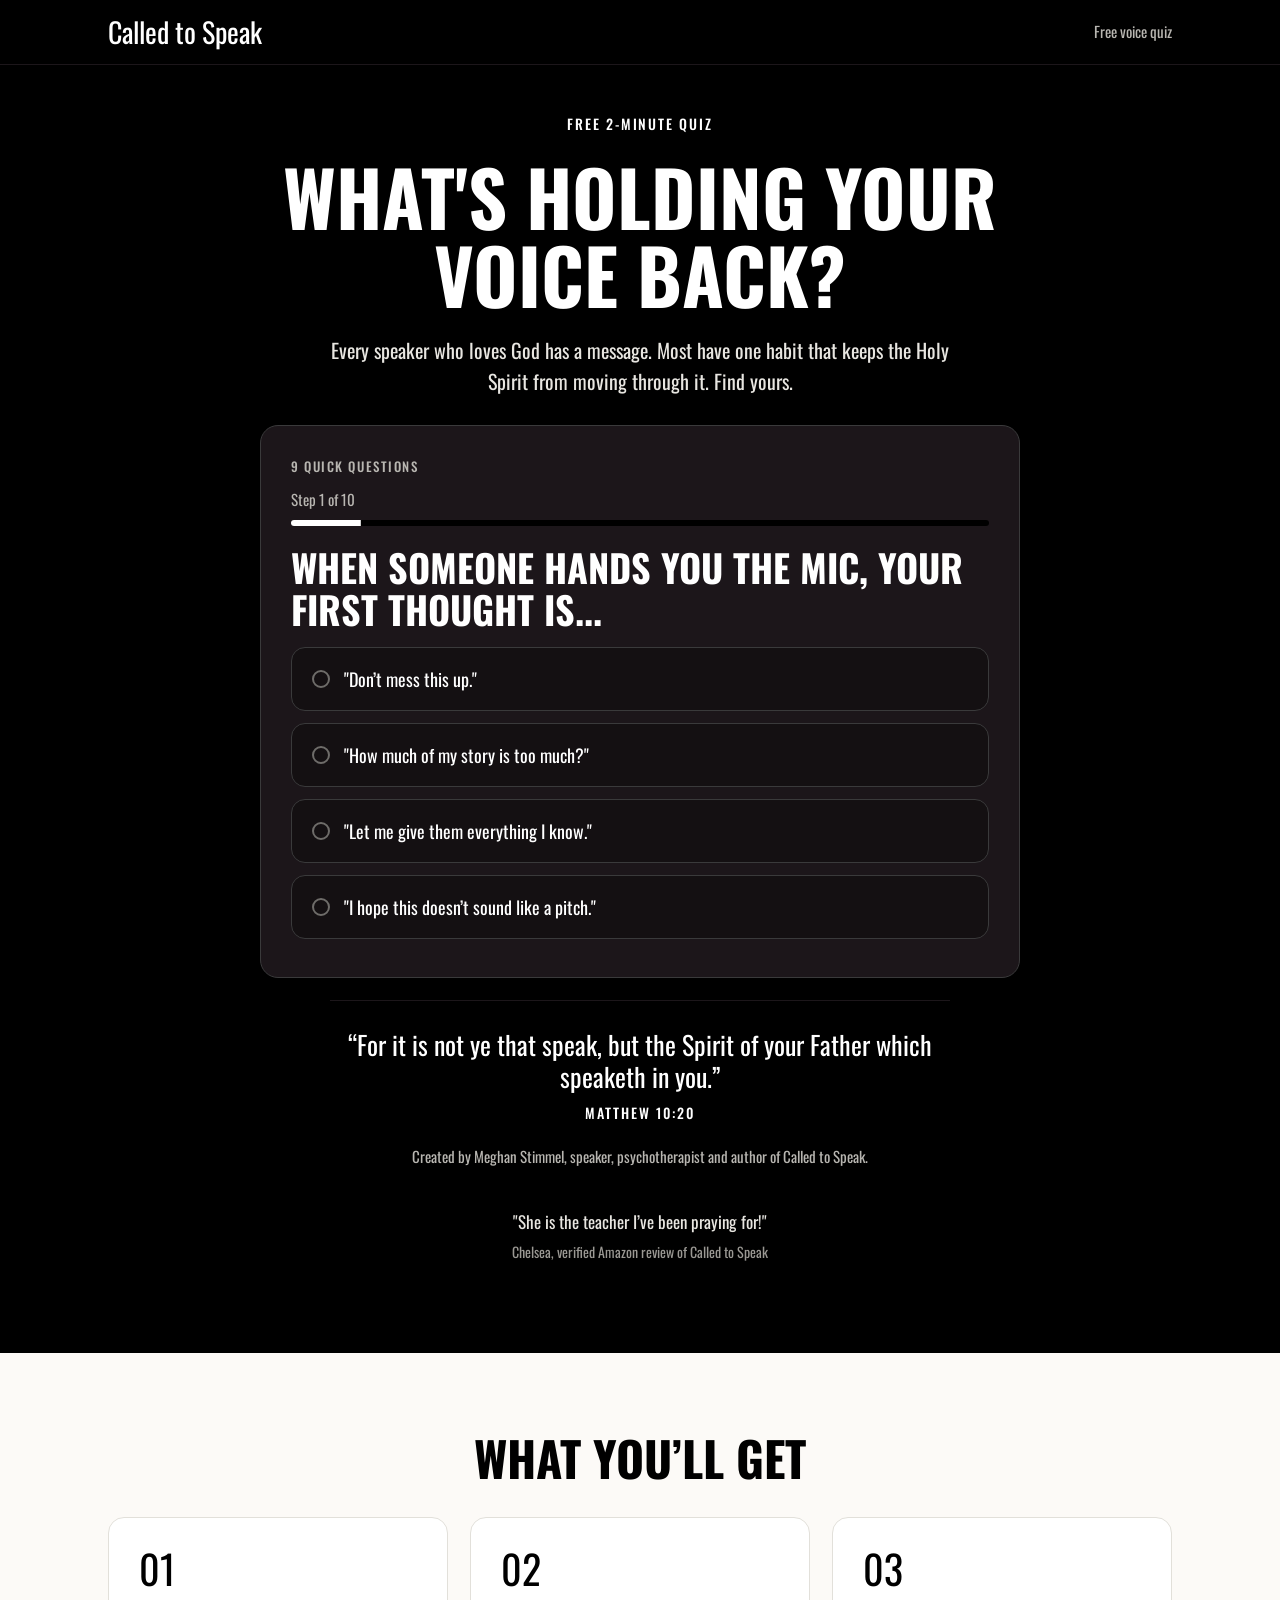
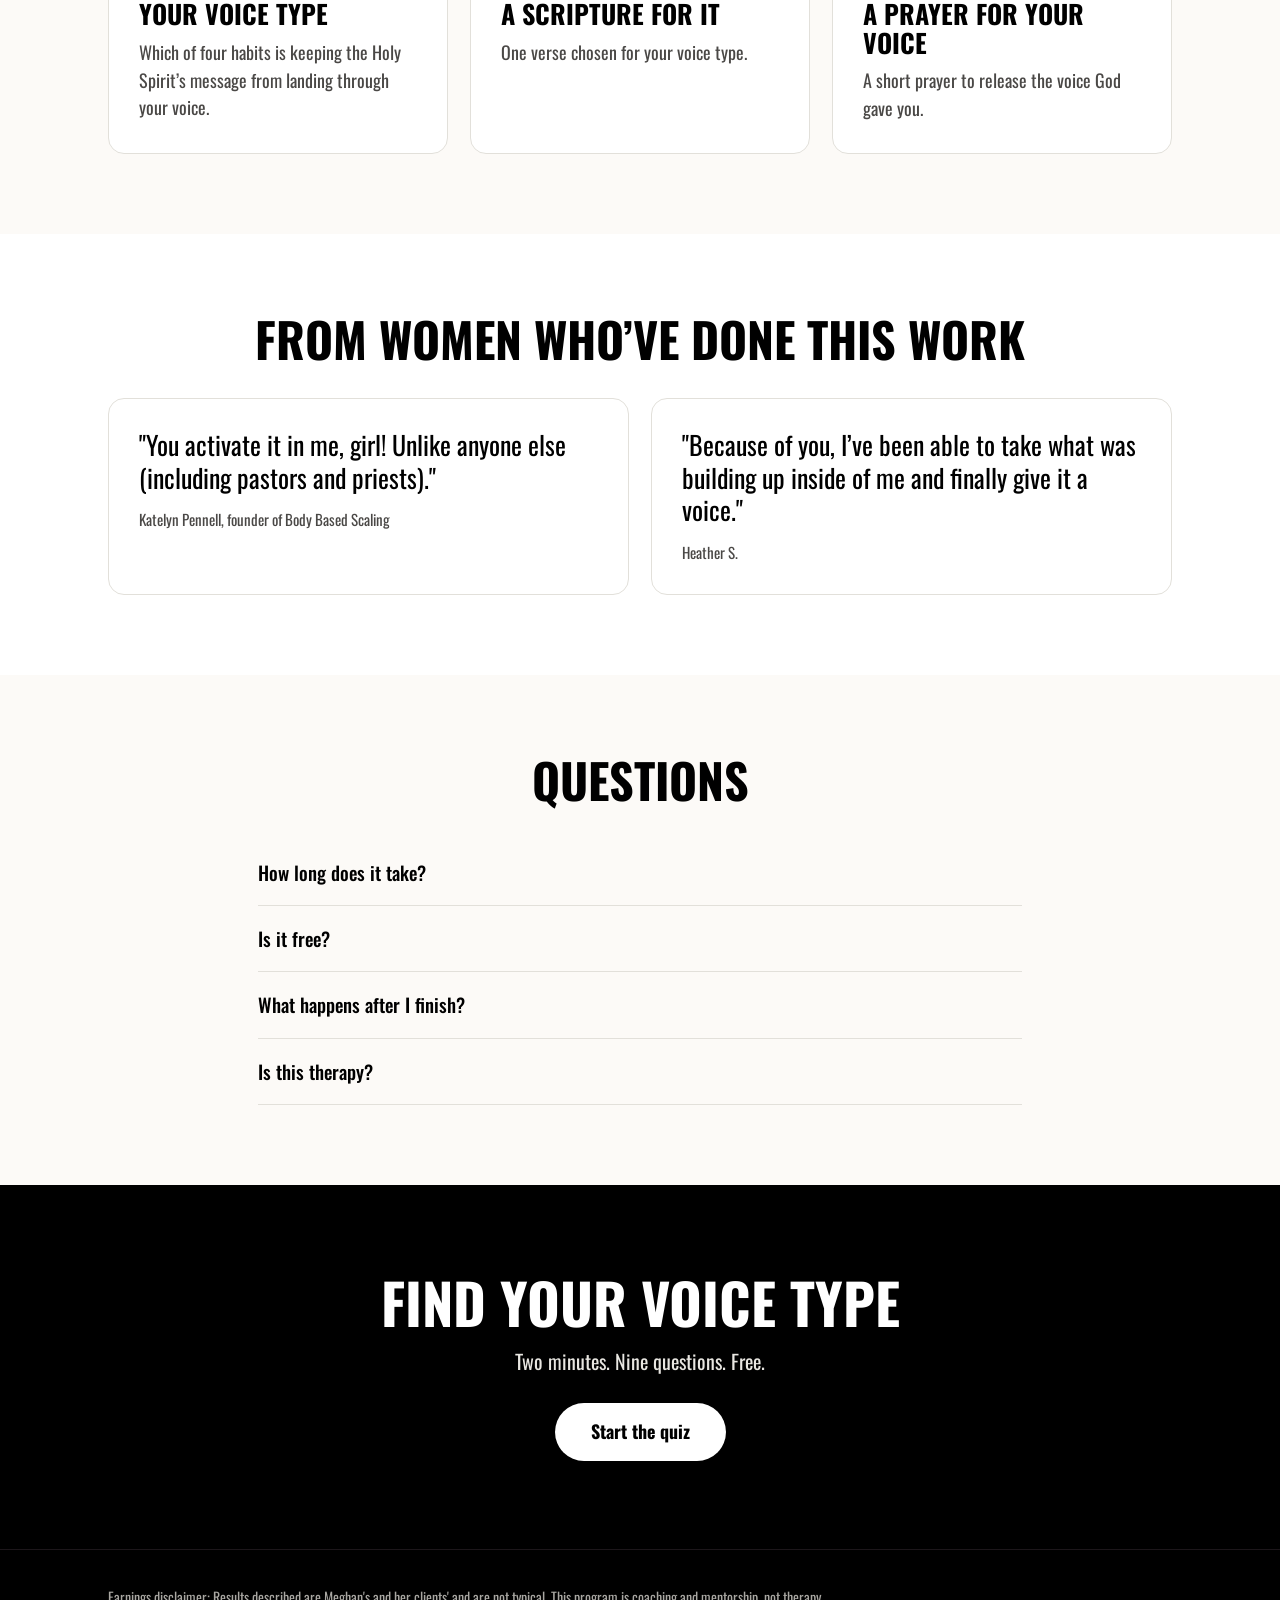
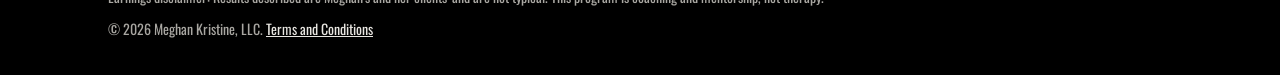
<file: index.html>
<!doctype html>
<html lang="en">
<head>
<meta charset="utf-8">
<meta name="viewport" content="width=device-width,initial-scale=1">
<title>What's holding your voice back? Free voice quiz</title>
<meta name="description" content="">
<meta name="robots" content="noindex">
<link rel="preconnect" href="https://fonts.googleapis.com">
<link rel="preconnect" href="https://fonts.gstatic.com" crossorigin>
<link href="https://fonts.googleapis.com/css2?family=Oswald:wght@300;400;500;600;700&display=swap" rel="stylesheet">
<!-- Relative paths only, so it runs from a GitHub Pages project subpath, a GHL file, or file:// -->
<link rel="stylesheet" href="funnel.css">
<script>
/* Local previews must not fire the live pixel, GA4 or Clarity. ?track=1 forces tracking on. */
window.FUNNEL_NO_TRACK = /^(localhost|127\.0\.0\.1|)$/.test(location.hostname) && !/[?&]track=1/.test(location.search);
</script>
<!-- ============ TRACKING (inert until an id is set in funnel.config.js; leave the blocks in place) ============ -->
<script src="funnel.config.js"></script>
<script>
(function () {
  if (window.FUNNEL_NO_TRACK) { console.info('[funnel] local preview: tracking disabled'); return; }
  var t = (window.FUNNEL || {}).tracking || {};
  if (t.gtm) {
    (function(w,d,s,l,i){w[l]=w[l]||[];w[l].push({'gtm.start':+new Date(),event:'gtm.js'});
    var f=d.getElementsByTagName(s)[0],j=d.createElement(s);j.async=true;
    j.src='https://www.googletagmanager.com/gtm.js?id='+i;f.parentNode.insertBefore(j,f);
    })(window,document,'script','dataLayer',t.gtm);
  }
  var gaId = t.ga4 || (t.googleAds && t.googleAds.id) || '';
  if (gaId) {
    var s = document.createElement('script'); s.async = true;
    s.src = 'https://www.googletagmanager.com/gtag/js?id=' + gaId; document.head.appendChild(s);
    window.dataLayer = window.dataLayer || [];
    window.gtag = function () { dataLayer.push(arguments); };
    gtag('js', new Date());
    if (t.ga4) gtag('config', t.ga4);
    if (t.googleAds && t.googleAds.id) gtag('config', t.googleAds.id);
  }
  if (t.metaPixel) {
    !function(f,b,e,v,n,t2,s2){if(f.fbq)return;n=f.fbq=function(){n.callMethod?
    n.callMethod.apply(n,arguments):n.queue.push(arguments)};if(!f._fbq)f._fbq=n;
    n.push=n;n.loaded=!0;n.version='2.0';n.queue=[];t2=b.createElement(e);t2.async=!0;
    t2.src=v;s2=b.getElementsByTagName(e)[0];s2.parentNode.insertBefore(t2,s2)}
    (window,document,'script','https://connect.facebook.net/en_US/fbevents.js');
    fbq('init', t.metaPixel); fbq('track', 'PageView');
  }
  if (t.clarity) {
    (function(c,l,a,r,i,t3,y){c[a]=c[a]||function(){(c[a].q=c[a].q||[]).push(arguments)};
    t3=l.createElement(r);t3.async=1;t3.src="https://www.clarity.ms/tag/"+i;
    y=l.getElementsByTagName(r)[0];y.parentNode.insertBefore(t3,y);
    })(window,document,"clarity","script",t.clarity);
  }
})();
(function () {
  var b = (window.FUNNEL || {}).brand || {};
  if (b.title) document.title = b.title;
  if (b.description) { var m = document.querySelector('meta[name=description]'); if (m) m.setAttribute('content', b.description); }
})();
</script>
</head>
<body>

<div class="topbar"><div class="wrap"><span class="name">Called to Speak</span><span class="note" id="topNote">Free voice quiz</span></div></div>

<header class="hero" id="top">
  <div class="hero-grid">
    <p class="eyebrow" id="heroKicker"></p>
    <h1 id="heroH1">What's holding your <em>voice</em> back?</h1>
    <p class="hook" id="heroHook"></p>
    <div class="quiz-card">
      <div id="heroHead"><p class="introNote" id="introNote"></p></div>
      <section id="quiz" class="quiz" aria-label="Voice quiz questions"></section>
    </div>
    <div class="verse"><q id="verseText"></q><p class="eyebrow" id="verseRef"></p></div>
    <p class="qual" id="heroQual"></p>
    <figure class="by" id="by"><blockquote id="byQuote"></blockquote><figcaption id="byWho"></figcaption></figure>
  </div>
</header>

<div id="sections"></div>

<div id="resView" hidden aria-live="polite"></div>
<div class="wrap" style="text-align:center"><button type="button" class="retake" id="retake" hidden>Retake the quiz</button></div>

<footer class="foot"><div class="wrap">
  <p>Earnings disclaimer: Results described are Meghan's and her clients' and are not typical. This program is coaching and mentorship, not therapy.</p>
  <p>&copy; 2026 Meghan Kristine, LLC. <a href="https://apricity.myflodesk.com/tnc">Terms and Conditions</a> <a id="privacyLink" hidden>Privacy Policy</a></p>
</div></footer>

<script src="funnel.js"></script>
<script>
/* Presentation only: hero copy and section rendering from the config. */
(function () {
  var CFG = window.FUNNEL, host = document.getElementById('sections');
  if (!CFG) return;
  function esc(s) { return String(s == null ? '' : s).replace(/[&<>"]/g, function (c) { return ({ '&': '&amp;', '<': '&lt;', '>': '&gt;', '"': '&quot;' })[c]; }); }
  function text(id, v) { var n = document.getElementById(id); if (n && v) n.textContent = v; }
  text('introNote', CFG.quiz.intro); text('heroKicker', CFG.kicker); text('heroHook', CFG.hook); text('heroQual', CFG.qualifier);
  if (CFG.verse) { text('verseText', CFG.verse.text); text('verseRef', CFG.verse.ref); }
  if (CFG.byline) { text('byQuote', '"' + CFG.byline.quote + '"'); text('byWho', CFG.byline.by); }
  var pu = (CFG.pages || {}).privacyUrl; if (pu) { var a = document.getElementById('privacyLink'); a.href = pu; a.hidden = false; }

  var build = {
    covers: function (s) {
      return '<section class="sec off"><div class="inner"><h2 class="sec-h">' + esc(s.title) + '</h2><div class="grid">' +
        (s.items || []).map(function (i, n) { return '<div class="cell"><span class="num">0' + (n + 1) + '</span><h3>' + esc(i.title) + '</h3><p>' + esc(i.body) + '</p></div>'; }).join('') + '</div></div></section>';
    },
    proof: function (s) {
      if (!(s.items || []).length) return '';
      return '<section class="sec"><div class="inner"><h2 class="sec-h">' + esc(s.title) + '</h2><div class="grid">' +
        s.items.map(function (i) { return '<figure class="cell quote-cell" style="margin:0"><blockquote>"' + esc(i.quote) + '"</blockquote><figcaption>' + esc(i.who) + '</figcaption></figure>'; }).join('') + '</div></div></section>';
    },
    faq: function (s) {
      return '<section class="sec off"><div class="inner narrow"><h2 class="sec-h">' + esc(s.title) + '</h2>' +
        (s.items || []).map(function (i) { return '<details class="faq"><summary>' + esc(i.q) + '</summary><p>' + esc(i.a) + '</p></details>'; }).join('') + '</div></section>';
    },
    finalcta: function (s) {
      return '<section class="final"><div class="inner narrow"><h2>' + esc(s.title) + '</h2><p>' + esc(s.body) + '</p><button class="cta" type="button" data-scroll="quiz">' + esc(s.cta) + '</button></div></section>';
    }
  };
  host.innerHTML = (CFG.sections || []).map(function (s) { return build[s.type] ? build[s.type](s) : ''; }).join('');
  host.querySelectorAll('[data-scroll="quiz"]').forEach(function (b) {
    b.addEventListener('click', function () { document.getElementById('top').scrollIntoView({ behavior: 'smooth', block: 'start' }); });
  });
})();
</script>
</body>
</html>
</file>
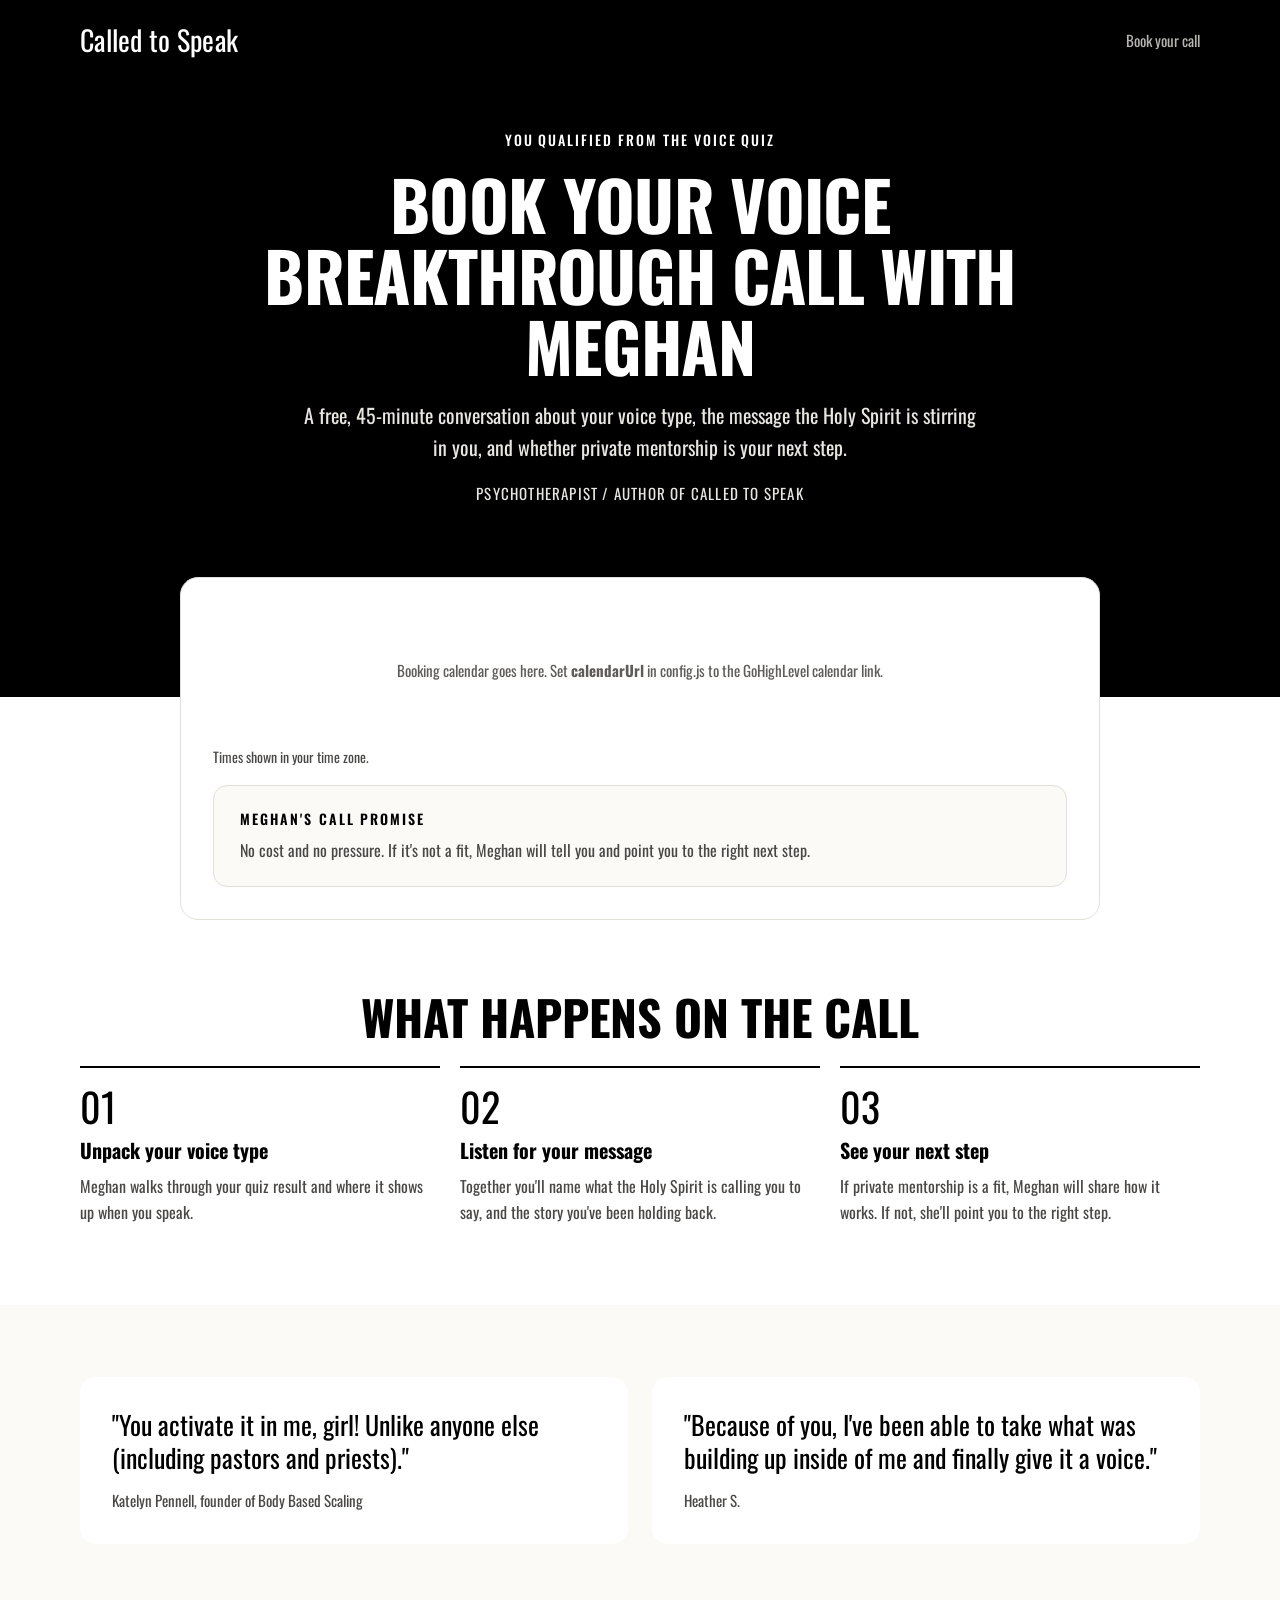
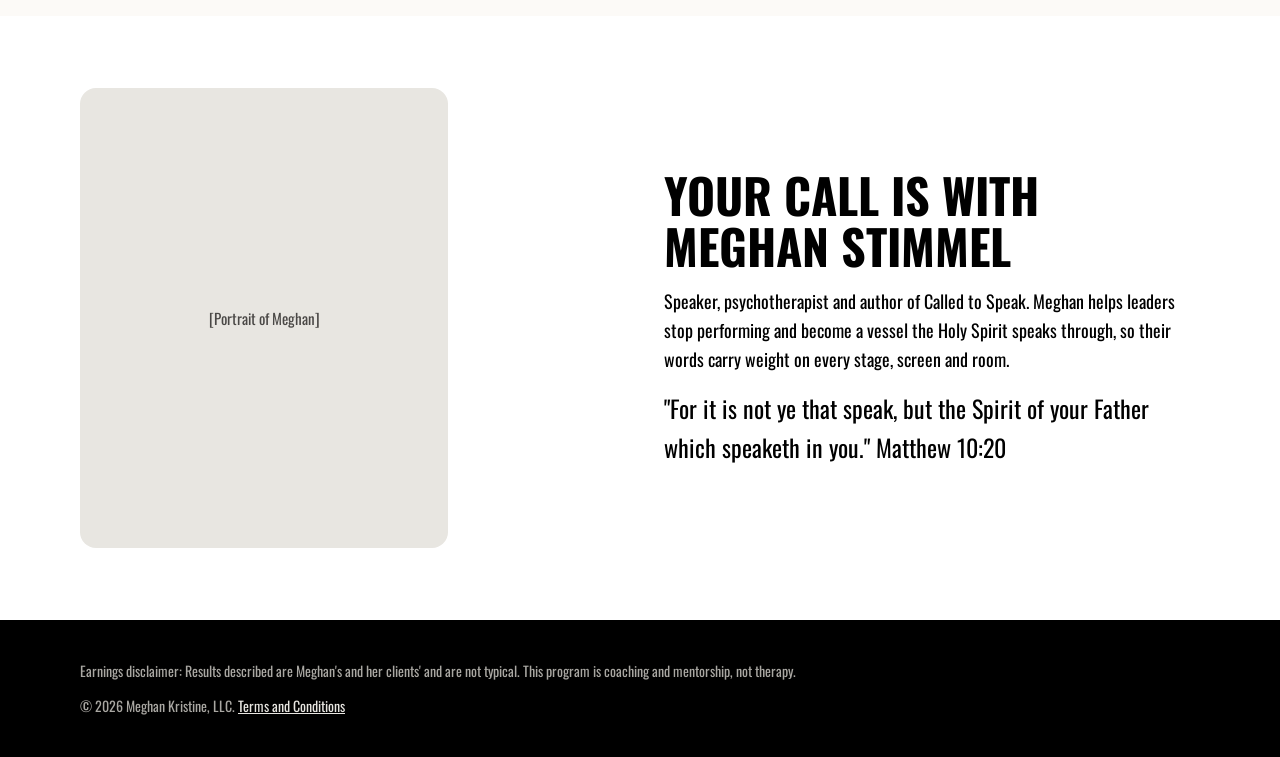
<file: book/index.html>
<!doctype html>
<html lang="en">
<head>
<meta charset="utf-8">
<meta name="viewport" content="width=device-width,initial-scale=1">
<meta name="robots" content="noindex,nofollow">
<title>Called to Speak: Book your Voice Breakthrough Call</title>
<link rel="preconnect" href="https://fonts.googleapis.com">
<link rel="preconnect" href="https://fonts.gstatic.com" crossorigin>
<link rel="stylesheet" href="https://fonts.googleapis.com/css2?family=Oswald:wght@300;400;500;600;700&amp;display=swap">
<link rel="stylesheet" href="../assets/cts.css">
<script src="../funnel.config.js"></script>
<script>window.CTS_CONFIG=Object.assign({pixelId:(FUNNEL.tracking||{}).metaPixel||""},FUNNEL.pages||{});</script>
<script src="../assets/cts.js" defer></script>
</head>
<body class="light">
<header class="hdr"><div class="wrap"><span class="brand">Called to Speak</span><span class="note">Book your call</span></div></header>

<section class="dark" style="padding:48px 24px 72px"><div class="wrap-s col c g16" style="max-width:860px;gap:18px">
<p class="eyebrow">You qualified from the voice quiz</p>
<p class="eyebrow" id="typeLine" hidden style="font-size:20px;letter-spacing:.04em"></p>
<h1 style="font-size:clamp(40px,5.5vw,68px);line-height:1.04">Book your <em>Voice Breakthrough Call</em> with Meghan</h1>
<p class="lead" style="max-width:680px">A free, 45-minute conversation about your voice type, the message the Holy Spirit is stirring in you, and whether private mentorship is your next step.</p>
<p style="font-size:15px;letter-spacing:.08em;text-transform:uppercase;color:var(--t-dark)">Psychotherapist / Author of Called to Speak<span data-flag="showFox2" hidden> / As seen on FOX 2 Detroit</span></p>
</div></section>

<section style="padding:0 24px 72px;background:linear-gradient(#000 0 120px,#fff 120px)"><div class="wrap-s" style="max-width:920px"><div class="cal col g16" style="padding:32px;border-radius:18px">
<div id="cal"></div>
<p class="mute" style="font-size:14px">Times shown in your time zone.</p>
<div class="promise l" style="max-width:none"><p class="eyebrow" style="font-weight:600">Meghan's call promise</p><p class="mute" style="font-size:16px">No cost and no pressure. If it's not a fit, Meghan will tell you and point you to the right next step.</p></div>
</div></div></section>

<section class="sec" style="padding:0 24px 80px"><div class="wrap col g24"><h2 class="center">What happens on the call</h2>
<div class="grid g3" style="gap:20px">
<div class="step"><b>01</b><strong>Unpack your voice type</strong><span>Meghan walks through your quiz result and where it shows up when you speak.</span></div>
<div class="step"><b>02</b><strong>Listen for your message</strong><span>Together you'll name what the Holy Spirit is calling you to say, and the story you've been holding back.</span></div>
<div class="step"><b>03</b><strong>See your next step</strong><span>If private mentorship is a fit, Meghan will share how it works. If not, she'll point you to the right step.</span></div>
</div></div></section>

<section class="off sec" style="padding:72px 24px"><div class="wrap grid g3">
<figure class="card" style="border:0"><blockquote class="quote" style="font-size:26px">"You activate it in me, girl! Unlike anyone else (including pastors and priests)."</blockquote><figcaption class="cap mute" style="margin-top:14px">Katelyn Pennell, founder of Body Based Scaling</figcaption></figure>
<figure class="card" style="border:0"><blockquote class="quote" style="font-size:26px">"Because of you, I've been able to take what was building up inside of me and finally give it a voice."</blockquote><figcaption class="cap mute" style="margin-top:14px">Heather S.</figcaption></figure>
</div></section>

<section class="sec" style="padding:72px 24px"><div class="wrap grid g2" style="gap:48px;align-items:center">
<div data-portrait role="img" aria-label="Portrait of Meghan" style="aspect-ratio:4/5;max-height:460px;border-radius:16px;background:#E8E6E1 center/cover;display:flex;align-items:center;justify-content:center;color:var(--t-light);font-size:15px">[Portrait of Meghan]</div>
<div class="col g16"><h2>Your call is with Meghan Stimmel</h2>
<p>Speaker, psychotherapist and author of <em>Called to Speak</em>. Meghan helps leaders stop performing and become a vessel the Holy Spirit speaks through, so their words carry weight on every stage, screen and room.</p>
<p style="font-size:24px">"For it is not ye that speak, but the Spirit of your Father which speaketh in you." Matthew 10:20</p></div>
</div></section>

<footer class="foot"><div class="wrap"><p>Earnings disclaimer: Results described are Meghan's and her clients' and are not typical. This program is coaching and mentorship, not therapy.</p><p>&copy; 2026 Meghan Kristine, LLC. <a href="https://apricity.myflodesk.com/tnc">Terms and Conditions</a> <a data-privacy hidden>Privacy Policy</a></p></div></footer>
<script>document.addEventListener('DOMContentLoaded',function(){var C=window.CTS,s=C.store.get('cts_quiz')||{},who={first_name:C.qs('first_name')||s.first_name||'',last_name:C.qs('last_name')||s.last_name||'',email:C.qs('email')||s.email||'',phone:C.qs('phone')||s.phone||''};if(s.type_name){var t=document.getElementById('typeLine');t.textContent='Your voice type: '+s.type_name;t.hidden=false;}C.mountCalendar(document.getElementById('cal'),who);C.track('QuizBookView',{},true);});</script>
</body>
</html>
</file>
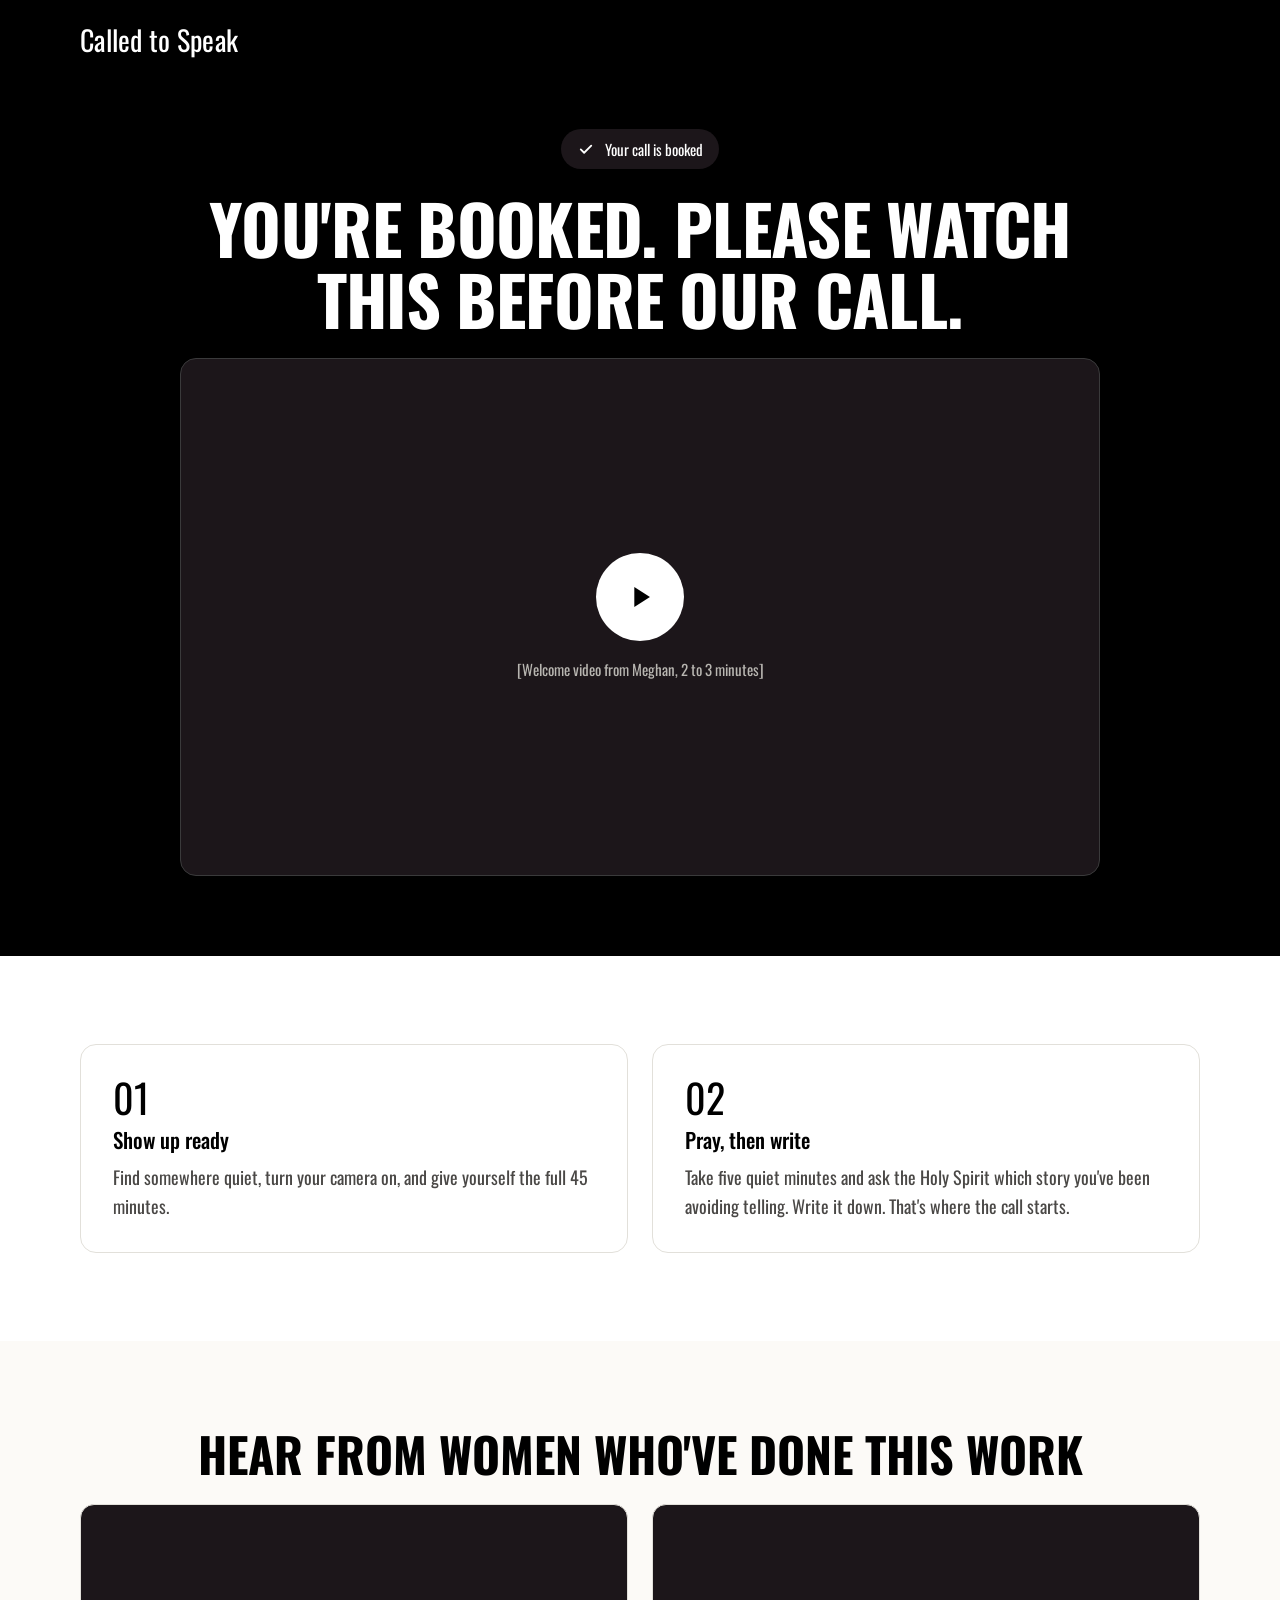
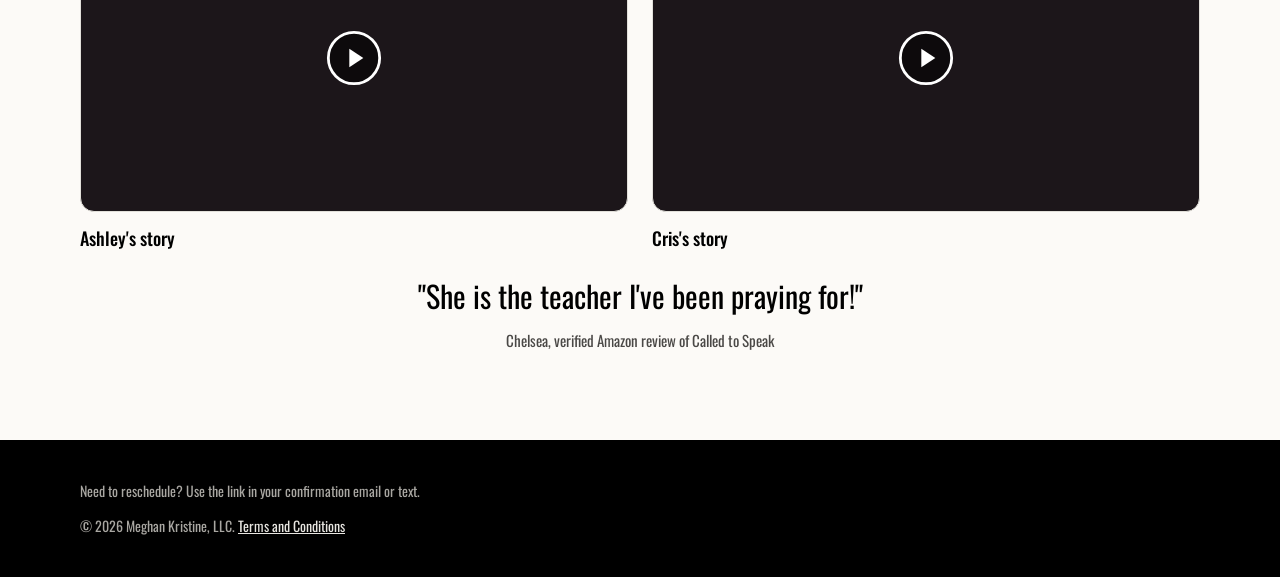
<file: booked/index.html>
<!doctype html>
<html lang="en">
<head>
<meta charset="utf-8">
<meta name="viewport" content="width=device-width,initial-scale=1">
<meta name="robots" content="noindex,nofollow">
<title>Called to Speak: You're booked</title>
<link rel="preconnect" href="https://fonts.googleapis.com">
<link rel="preconnect" href="https://fonts.gstatic.com" crossorigin>
<link rel="stylesheet" href="https://fonts.googleapis.com/css2?family=Oswald:wght@300;400;500;600;700&amp;display=swap">
<link rel="stylesheet" href="../assets/cts.css">
<script src="../funnel.config.js"></script>
<script>window.CTS_CONFIG=Object.assign({pixelId:(FUNNEL.tracking||{}).metaPixel||""},FUNNEL.pages||{});</script>
<script src="../assets/cts.js" defer></script>
</head>
<body class="light">
<header class="hdr"><div class="wrap"><a class="brand" href="../">Called to Speak</a></div></header>

<section class="dark sec" style="padding:48px 24px 80px"><div class="wrap col c g24" style="max-width:920px">
<div style="display:inline-flex;align-items:center;gap:10px;padding:8px 16px;border-radius:999px;background:var(--ink);font-size:15px"><svg width="18" height="18" viewBox="0 0 24 24" aria-hidden="true"><path d="M5 12.5l4.5 4.5L19 7.5" fill="none" stroke="#fff" stroke-width="2.4" stroke-linecap="round" stroke-linejoin="round"/></svg>Your call is booked</div>
<h1 style="font-size:clamp(40px,5.5vw,68px);line-height:1.04">You're booked. Please watch this <em>before our call.</em></h1>
<div class="video" data-video="welcomeVideoUrl" data-label="Welcome video from Meghan, 2 to 3 minutes" role="region" aria-label="Welcome video"></div>
</div></section>

<section class="sec"><div class="wrap grid g3">
<div class="card col g12"><span style="font-size:40px;line-height:1">01</span><h3 style="font-size:21px;text-transform:none;font-weight:500">Show up ready</h3><p class="mute">Find somewhere quiet, turn your camera on, and give yourself the full 45 minutes.</p></div>
<div class="card col g12"><span style="font-size:40px;line-height:1">02</span><h3 style="font-size:21px;text-transform:none;font-weight:500">Pray, then write</h3><p class="mute">Take five quiet minutes and ask the Holy Spirit which story you've been avoiding telling. Write it down. That's where the call starts.</p></div>
<div class="card col g12" data-cfg-href-wrap hidden id="chapterCard"><span style="font-size:40px;line-height:1">03</span><h3 style="font-size:21px;text-transform:none;font-weight:500">Read chapter one</h3><p class="mute" style="flex-grow:1">A gift from Meghan: the first chapter of <em>Called to Speak</em>.</p><a class="btn out" data-cfg-href="chapterPdfUrl" hidden>Download chapter 1 (PDF)</a></div>
</div></section>

<section class="off sec"><div class="wrap col g24">
<h2 class="center">Hear from women who've done this work</h2>
<div class="grid g3">
<a class="vcard" href="https://www.youtube.com/watch?v=fCd1F9HRjoc" rel="noopener" target="_blank" style="color:#000"><div class="vthumb" style="background-image:url(https://i.ytimg.com/vi/fCd1F9HRjoc/hqdefault.jpg)"><svg width="56" height="56" viewBox="0 0 24 24" aria-hidden="true"><circle cx="12" cy="12" r="11" fill="rgba(0,0,0,.55)" stroke="#fff" stroke-width="1.2"/><path d="M10 8v8l6-4z" fill="#fff"/></svg></div><span style="font-weight:500">Ashley's story</span></a>
<a class="vcard" href="https://www.youtube.com/watch?v=Cmv8oIiAxOg" rel="noopener" target="_blank" style="color:#000"><div class="vthumb" style="background-image:url(https://i.ytimg.com/vi/Cmv8oIiAxOg/hqdefault.jpg)"><svg width="56" height="56" viewBox="0 0 24 24" aria-hidden="true"><circle cx="12" cy="12" r="11" fill="rgba(0,0,0,.55)" stroke="#fff" stroke-width="1.2"/><path d="M10 8v8l6-4z" fill="#fff"/></svg></div><span style="font-weight:500">Cris's story</span></a>
</div>
<figure class="center" style="max-width:760px;margin:0 auto"><blockquote style="font-size:30px;line-height:1.25">"She is the teacher I've been praying for!"</blockquote><figcaption class="cap mute" style="margin-top:14px">Chelsea, verified Amazon review of <em>Called to Speak</em></figcaption></figure>
</div></section>

<footer class="foot"><div class="wrap"><p>Need to reschedule? Use the link in your confirmation email or text.</p><p>&copy; 2026 Meghan Kristine, LLC. <a href="https://apricity.myflodesk.com/tnc">Terms and Conditions</a></p></div></footer>
<script>document.addEventListener('DOMContentLoaded',function(){var a=document.querySelector('[data-cfg-href]');var c=document.getElementById('chapterCard');if(window.CTS.chapterPdfUrl){c.hidden=false;}window.CTS.track&&window.CTS.track('Schedule',{content_name:'Call booked'});});</script>
</body>
</html>
</file>
<file: funnel.css>
/* Called to Speak quiz styles. Monochrome: black, white, #FCFAF7, ink #1C161A. No accent, no gradients.
   Display = Oswald 700 uppercase (stand-in for Roswell Four ITC). Class names match funnel.js. */
:root{--black:#000;--white:#fff;--off:#FCFAF7;--ink:#1C161A;--line:#3A3A3B;--line-l:#E2E0DA;--soft:#E8E6E1;--mute:#B8B6B1;--mute-l:#4A4846;--field:#141012;
  --head:"Oswald","Arial Narrow",sans-serif;--body:"Oswald","Arial Narrow",sans-serif;--gutter:20px}
@media(min-width:700px){:root{--gutter:28px}}
*,*::before,*::after{box-sizing:border-box}
html{-webkit-text-size-adjust:100%}
body{margin:0;background:#000;color:#fff;font:400 18px/1.55 var(--body);overflow-x:hidden}
img{max-width:100%}
[hidden]{display:none!important}
h1,h2,h3{font-family:var(--head);margin:0;text-transform:uppercase;font-weight:700}
p{margin:0}
a{color:inherit}
.wrap,.inner{width:100%;max-width:1120px;margin:0 auto;padding:0 var(--gutter)}
.inner.narrow{max-width:820px}
.eyebrow{font-size:14px;letter-spacing:.14em;text-transform:uppercase;font-weight:500}
.btn,.qgo,.qnext,.cta{display:inline-flex;align-items:center;justify-content:center;min-height:58px;padding:0 36px;border:0;border-radius:999px;background:#fff;color:#000;font:700 18px/1.2 var(--body);text-decoration:none;text-align:center;cursor:pointer}
.qgo:disabled{opacity:.6;cursor:default}
.cta:focus-visible,.qgo:focus-visible,.qnext:focus-visible,.qopt:focus-visible,.qback:focus-visible,input:focus-visible,summary:focus-visible,a:focus-visible{outline:3px solid #fff;outline-offset:3px;box-shadow:0 0 0 6px #000}
.topbar{border-bottom:1px solid var(--ink);padding:18px 0}
.topbar .wrap{display:flex;align-items:center;justify-content:space-between;gap:16px}
.topbar .name{font-size:28px;line-height:1}
.topbar .note{font-size:15px;color:var(--mute)}
/* hero + quiz card */
.hero{padding:48px 0 72px}
.hero-grid{display:flex;flex-direction:column;align-items:center;text-align:center;gap:22px;max-width:820px;margin:0 auto;padding:0 var(--gutter)}
.hero h1{font-size:clamp(44px,8vw,76px);line-height:1.03}
.hero h1 em{font-style:normal}
.hook{font-size:20px;color:var(--soft);max-width:640px}
.quiz-card{width:100%;max-width:760px;text-align:left;background:var(--ink);border:1px solid var(--line);border-radius:18px;padding:22px 18px 18px;margin-top:6px}
@media(min-width:640px){.quiz-card{padding:30px 30px 24px}}
.introNote{font-size:13px;font-weight:500;letter-spacing:.12em;text-transform:uppercase;color:var(--mute);margin-bottom:12px}
.quiz{position:relative;min-height:330px;scroll-margin-top:18px}
.qzprog{margin-bottom:20px}
.qzmeta{font-size:15px;color:var(--mute);margin-bottom:8px}
.qztrack{height:6px;background:#000;border-radius:999px;overflow:hidden}
.qzbar{height:100%;width:100%;background:#fff;transform:scaleX(0);transform-origin:left center;transition:transform .3s ease}
.qslide{display:none}
.qslide.on{display:block}
.qtitle{font-size:clamp(26px,4vw,38px);line-height:1.12;margin-bottom:10px}
.qnote{font-size:15.5px;color:var(--mute);margin-bottom:16px}
.qopts{display:flex;flex-direction:column;gap:12px;margin-top:16px}
.qopt{display:flex;align-items:center;gap:14px;width:100%;text-align:left;min-height:64px;padding:14px 20px;border-radius:14px;border:1px solid var(--line);background:var(--field);color:#fff;font:400 18px/1.35 var(--body);cursor:pointer}
.qopt:hover{border-color:#fff}
.qopt::before{content:"";flex:0 0 18px;height:18px;border-radius:50%;border:2px solid #6E6C69}
.qopt.sel{border:2px solid #fff;background:#000;font-weight:500}
.qopt.sel::before{background:#fff;border-color:#fff;box-shadow:inset 0 0 0 3px #000}
.qrow{display:flex;gap:12px}
.qrow input{flex:1;min-width:0}
.qcontact{margin-top:16px}
.qtext .qinput,.qcontact input{width:100%;min-height:54px;padding:0 16px;border:0;border-radius:10px;background:#fff;color:#000;font:400 18px/1.2 var(--body);margin-bottom:12px}
.qcontact input::placeholder{color:#5B6475}
.qgo{width:100%;margin:6px 0 8px}
.qnext{margin-top:14px}
.qerr{display:none;padding:12px 16px;border-radius:10px;background:#F3DCD3;color:#7A2A14;font-size:16px;margin:2px 0 12px}
.qerr.on{display:block}
.qprivacy{font-size:14px;color:var(--mute);text-align:center;margin-top:10px}
.qnav{margin-top:14px}
.qback{background:none;border:0;color:var(--mute);font:400 15px/1 var(--body);text-decoration:underline;cursor:pointer;min-height:44px;padding:0 4px}
@media(max-width:639px){.qrow{flex-direction:column;gap:0}.quiz{min-height:300px}}
/* verse + byline under the card */
.verse{display:flex;flex-direction:column;align-items:center;gap:8px;max-width:620px;padding-top:28px;border-top:1px solid var(--ink)}
.verse q{quotes:"\201C" "\201D";font-size:26px;line-height:1.25}
.qual{font-size:15px;color:var(--mute)}
.by{max-width:560px}
.by blockquote{margin:0;font-size:17px;color:var(--soft)}
.by figcaption{font-size:14px;color:#9A9893;margin-top:6px}
/* sections (light) */
.sec{padding:80px 0;background:#fff;color:#000}
.sec.off{background:var(--off)}
.sec-h{font-size:clamp(34px,5vw,48px);line-height:1.05;text-align:center;margin-bottom:34px}
.grid{display:grid;grid-template-columns:repeat(auto-fit,minmax(260px,1fr));gap:22px}
.cell{background:#fff;border:1px solid var(--line-l);border-radius:16px;padding:30px}
.cell h3{font-size:26px;line-height:1.1;margin-bottom:10px}
.cell p{color:var(--mute-l)}
.num{display:inline-block;font-size:40px;line-height:1;margin-bottom:12px;font-weight:400}
.quote-cell blockquote{margin:0;font-size:26px;line-height:1.25}
.quote-cell figcaption{font-size:15px;color:var(--mute-l);margin-top:14px}
.faq{border-bottom:1px solid var(--line-l);padding:18px 0}
.faq summary{cursor:pointer;list-style:none;font-weight:500;font-size:19px}
.faq summary::-webkit-details-marker{display:none}
.faq p{margin-top:12px;color:var(--mute-l)}
.final{background:#000;text-align:center;padding:88px 0}
.final h2{font-size:clamp(38px,5vw,56px);line-height:1.05}
.final p{margin:14px auto 26px;font-size:20px;color:var(--soft);max-width:32em}
.foot{background:#000;border-top:1px solid var(--ink);padding:36px 0;color:#A9A7A2;font-size:14px}
.foot p+p{margin-top:10px}
.foot a{color:var(--soft)}
/* result view */
.res-hero{padding:64px 0 48px;text-align:center}
.res-hero h1{font-size:clamp(48px,8vw,84px);line-height:1;margin:14px 0 18px}
.res-sum{font-size:21px;color:var(--soft);max-width:680px;margin:0 auto}
.res-cards{background:#fff;color:#000;padding:0 0 24px}
.res-hero + .res-cards{padding-top:56px}
.res-grid{display:grid;grid-template-columns:repeat(auto-fit,minmax(280px,1fr));gap:24px}
.res-grid.two{grid-template-columns:repeat(auto-fit,minmax(320px,1fr))}
.res-cards .cell{display:flex;flex-direction:column;gap:12px}
.res-cards .cell.dark{background:#000;color:#fff;border-color:#000}
.res-cards .cell.dark p{color:#fff}
.res-cards .cell.off{background:var(--off);border:0;padding:36px}
.res-cards blockquote{margin:0;font-size:28px;line-height:1.22;font-family:var(--head)}
.res-cards figcaption{font-size:15px;color:var(--mute-l)}
.res-start{font-size:22px}
.res-prayer{font-size:24px!important;line-height:1.35;font-style:italic}
.res-close{padding:72px 0 88px;text-align:center}
.res-close .inner{display:flex;flex-direction:column;align-items:center;gap:20px}
.res-close h2{font-size:clamp(36px,4.5vw,54px);line-height:1.05}
.res-close p{color:var(--soft);max-width:660px}
.res-fine{font-size:15px;color:var(--mute)!important}
.res-quote{margin:12px 0 0;max-width:620px;padding:24px 28px;border:1px solid var(--line);border-radius:14px;text-align:left}
.res-quote blockquote{margin:0;font-size:22px;line-height:1.3}
.res-quote figcaption{font-size:14px;color:var(--mute);margin-top:10px}
.res-academy{display:grid;grid-template-columns:repeat(auto-fit,minmax(320px,1fr));gap:40px;align-items:center;text-align:left;width:100%}
.res-academy>div:first-child{display:flex;flex-direction:column;gap:16px}
.res-academy ul{margin:0;padding-left:20px;display:flex;flex-direction:column;gap:8px;color:var(--soft)}
.res-price{background:#fff;color:#000;border-radius:18px;padding:36px;display:flex;flex-direction:column;gap:14px}
.res-price b{font:700 56px/1 var(--head)}
.res-price span{color:var(--mute-l)}
.res-price .cta{background:#000;color:#fff}
.res-price .res-book{font-size:15px;text-align:center;color:#000}
.retake{background:none;border:0;color:var(--mute);font:400 15px/1 var(--body);text-decoration:underline;cursor:pointer;min-height:44px}
@media(prefers-reduced-motion:reduce){*,*::before,*::after{animation:none!important;transition:none!important}}
</file>
<file: assets/cts.css>
:root{--black:#000;--white:#fff;--off:#FCFAF7;--ink:#1C161A;--line:#3A3A3B;--line-l:#E2E0DA;--t-dark:#E8E6E1;--t-mute:#B8B6B1;--t-light:#4A4846;--field:#141012}
*{box-sizing:border-box}
html{-webkit-text-size-adjust:100%}
body{margin:0;font-family:'Oswald','Arial Narrow',sans-serif;font-size:18px;line-height:1.6;color:#000;background:#fff}
[hidden]{display:none!important}
a{color:inherit}
img{max-width:100%}
h1,h2,h3{margin:0;font-weight:700;text-transform:uppercase;line-height:1.05}
h1{font-size:clamp(40px,6vw,80px);line-height:1.02;letter-spacing:-.01em}
h2{font-size:clamp(34px,4.5vw,48px)}
h3{font-size:clamp(26px,3vw,34px)}
p{margin:0}
em{font-style:normal}
.wrap{max-width:1120px;margin:0 auto}
.wrap-s{max-width:860px;margin:0 auto}
.center{text-align:center}
.col{display:flex;flex-direction:column}
.col.c{align-items:center;text-align:center}
.g8{gap:8px}.g12{gap:12px}.g16{gap:16px}.g24{gap:24px}.g40{gap:40px}
.dark{background:#000;color:#fff}
.off{background:var(--off)}
.sec{padding:88px 24px}
.eyebrow{font-size:14px;letter-spacing:.14em;text-transform:uppercase;font-weight:500}
.mute{color:var(--t-light)}
.dark .mute,.mute-d{color:var(--t-mute)}
.lead{font-size:20px;color:var(--t-dark)}
.hdr{background:#000;color:#fff;padding:18px 24px}
.hdr .wrap{display:flex;align-items:center;justify-content:space-between;gap:16px;flex-wrap:wrap}
.hdr .brand{font-size:28px;letter-spacing:.01em;text-decoration:none;color:#fff}
.hdr .note{font-size:15px;color:var(--t-mute)}
.hdr.line{border-bottom:1px solid var(--ink)}
.btn{display:inline-flex;align-items:center;justify-content:center;min-height:56px;padding:0 36px;border-radius:999px;border:0;background:#fff;color:#000;text-decoration:none;font:inherit;font-weight:700;font-size:18px;cursor:pointer;text-align:center}
.btn.blk{background:#000;color:#fff}
.btn.ghost{background:transparent;border:1px solid #fff;color:#fff;min-height:44px;padding:0 22px;font-size:16px;font-weight:500}
.btn.out{background:transparent;border:1px solid #000;color:#000}
.btn.lg{min-height:60px;padding:0 40px;font-size:19px}
.btn:focus-visible,.opt:focus-visible,.link-btn:focus-visible,summary:focus-visible,a:focus-visible,input:focus-visible,textarea:focus-visible{outline:3px solid #fff;outline-offset:2px;box-shadow:0 0 0 5px #000}
.light .btn:focus-visible,.off .btn:focus-visible,.sec:not(.dark) a:focus-visible{outline-color:#000;box-shadow:0 0 0 5px #fff}
.link-btn{align-self:flex-start;min-height:44px;padding:0 4px;border:0;background:transparent;color:var(--t-mute);font:inherit;font-size:15px;cursor:pointer;text-decoration:underline}
.video{width:100%;aspect-ratio:16/9;border-radius:16px;background:var(--ink);border:1px solid var(--line);overflow:hidden;display:flex;flex-direction:column;align-items:center;justify-content:center;gap:16px;color:var(--t-mute);font-size:15px}
.video iframe{width:100%;height:100%;border:0}
.play{width:88px;height:88px;border-radius:999px;background:#fff;display:flex;align-items:center;justify-content:center}
.cred{display:flex;flex-wrap:wrap;justify-content:center;gap:10px 22px;padding-top:22px;border-top:1px solid var(--line);font-size:15px;letter-spacing:.08em;text-transform:uppercase;color:var(--t-dark);width:100%}
.cred i{font-style:normal;color:#6E6C69}
.grid{display:grid;gap:24px}
.g3{grid-template-columns:repeat(auto-fit,minmax(300px,1fr))}
.g5{grid-template-columns:repeat(auto-fit,minmax(200px,1fr))}
.g2{grid-template-columns:repeat(auto-fit,minmax(300px,1fr))}
.card{background:#fff;border:1px solid var(--line-l);border-radius:16px;padding:32px}
.card.k{background:#000;color:#fff;border-color:#000}
.card.o{background:var(--off);border:0}
.dark .card{background:transparent;border-color:var(--line)}
.step{border-top:2px solid #000;padding-top:18px;display:flex;flex-direction:column;gap:8px}
.step b{font-size:40px;font-weight:400;line-height:1}
.step strong{font-size:20px}
.step span{color:var(--t-light);font-size:16px}
.bul{margin:0;padding:0;list-style:none;display:flex;flex-direction:column;gap:20px}
.bul li{display:flex;gap:14px}
.bul li:before{content:"";flex:none;width:10px;height:10px;margin-top:10px;border-radius:999px;background:#000}
.chk{margin:0;padding-left:20px;display:flex;flex-direction:column;gap:10px}
blockquote{margin:0}
figure{margin:0}
.quote{font-size:26px;line-height:1.25}
.cap{font-size:15px}
.vcard{text-decoration:none;display:flex;flex-direction:column;gap:12px}
.vthumb{aspect-ratio:16/9;border-radius:14px;background:#1C161A center/cover no-repeat;border:1px solid var(--line);display:flex;align-items:center;justify-content:center}
.light .vthumb{border-color:var(--line-l)}
.pill{padding:8px 14px;border-radius:999px;background:var(--off);font-size:15px}
.promise{max-width:640px;padding:22px 26px;border:1px solid var(--line);border-radius:14px;text-align:left;display:flex;flex-direction:column;gap:8px}
.promise.l{border-color:var(--line-l);background:var(--off)}
details{border-bottom:1px solid var(--line-l);padding:18px 0}
details summary{cursor:pointer;list-style:none;font-weight:500;font-size:19px}
details summary::-webkit-details-marker{display:none}
details p{margin-top:12px;color:var(--t-light)}
.foot{padding:40px 24px;background:#000;color:#A9A7A2;font-size:14px}
.foot .wrap{display:flex;flex-direction:column;gap:12px}
.foot a{color:var(--t-dark)}
/* forms and quiz */
.shell{min-height:100vh;display:flex;flex-direction:column;background:#000;color:#fff}
.shell main{flex:1}
.stage{padding:56px 24px 96px}
.stage>div{max-width:760px;margin:0 auto;display:flex;flex-direction:column;gap:28px}
.prog{display:flex;justify-content:space-between;font-size:15px;color:var(--t-mute)}
.bar{height:6px;border-radius:999px;background:var(--ink);overflow:hidden}
.bar i{display:block;height:6px;border-radius:999px;background:#fff;transition:width .2s}
.opts{display:flex;flex-direction:column;gap:12px}
.opt{display:flex;align-items:center;gap:14px;text-align:left;min-height:64px;padding:16px 22px;border-radius:14px;border:1px solid var(--line);background:var(--field);color:#fff;font:inherit;font-size:18px;cursor:pointer;width:100%}
.opt:hover{border-color:#fff}
.opt[aria-pressed="true"]{border:2px solid #fff;background:var(--ink)}
.opt .box{flex:none;width:22px;height:22px;border-radius:5px;border:1.5px solid #6E6C69;display:inline-flex;align-items:center;justify-content:center}
.opt[aria-pressed="true"] .box{background:#fff;border-color:#fff}
.opt[aria-pressed="true"] .box:after{content:"";width:6px;height:11px;border:solid #000;border-width:0 2.4px 2.4px 0;transform:rotate(45deg) translate(-1px,-1px)}
.form{display:flex;flex-direction:column;gap:18px}
.form label{display:flex;flex-direction:column;gap:8px;font-weight:500}
.form input[type=text],.form input[type=email],.form input[type=tel],.form textarea{min-height:52px;padding:0 14px;border:0;border-radius:10px;background:#fff;color:#000;font:inherit;font-weight:400;width:100%}
.form textarea{padding:14px 16px;font-size:18px;min-height:130px;resize:vertical}
.form .row{display:grid;grid-template-columns:repeat(auto-fit,minmax(240px,1fr));gap:16px}
.form .consent{flex-direction:row;gap:12px;align-items:flex-start;font-size:14px;font-weight:400;color:var(--t-mute)}
.form .consent input{width:20px;height:20px;margin-top:2px;flex:none}
.err{padding:12px 16px;border-radius:10px;background:#F3DCD3;color:#7A2A14;font-size:16px}
.fine{font-size:14px;color:var(--t-mute);text-align:center}
.fine a{color:var(--t-dark)}
.field-err{color:#F3DCD3;font-size:14px}
.light{background:#fff;color:#000}
.cal{background:#fff;border:1px solid var(--line-l);border-radius:16px;padding:20px;color:#000}
.cal iframe{width:100%;min-height:680px;border:0}
.cal .ph{padding:48px 20px;text-align:center;color:#5E5C59;font-size:15px}
.sticky{position:fixed;left:0;right:0;bottom:0;z-index:20;padding:10px 16px calc(10px + env(safe-area-inset-bottom));background:#000;border-top:1px solid var(--line);display:none}
.sticky .btn{width:100%;min-height:52px}
@media(max-width:700px){.sec{padding:64px 20px}.sticky.on{display:block}body.has-sticky{padding-bottom:76px}.btn.lg{padding:0 24px}}
@media(prefers-reduced-motion:reduce){*{transition:none!important}}
</file>
